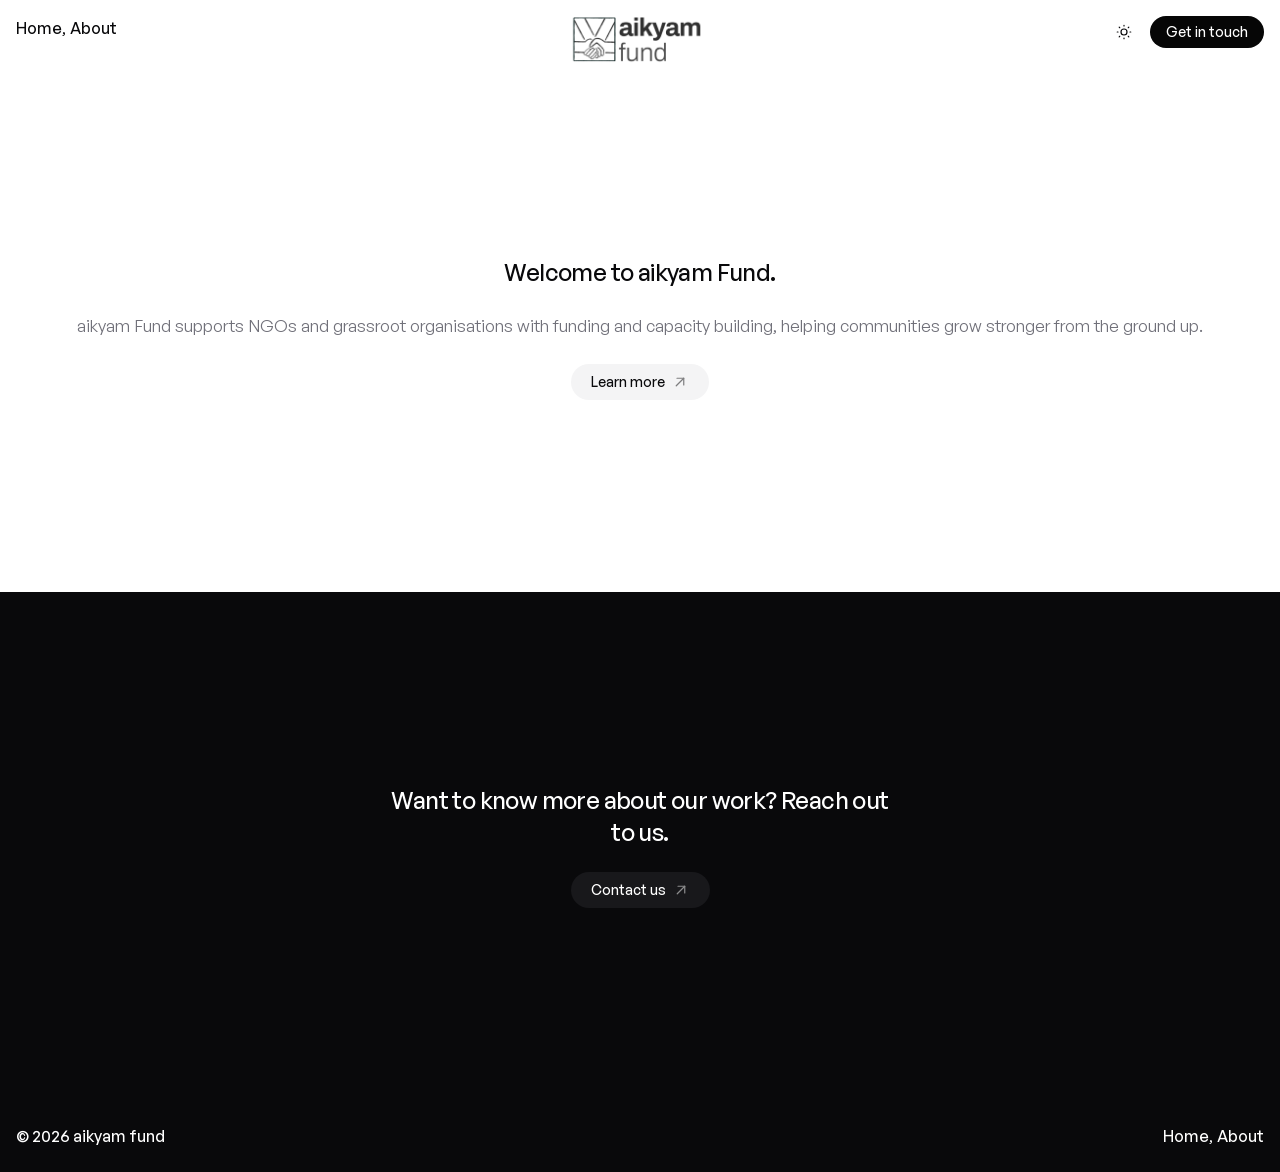
<file: index.html>
<!DOCTYPE html>
<html lang="en" data-theme="Light" data-font="General Sans">
<head>
    <meta charset="utf-8">
    <meta name="viewport" content="width=device-width, initial-scale=1.0">
    <title>aikyam fund</title>
    <style>
        @font-face {
            font-family: "General Sans";
            font-style: normal;
            font-weight: 300 700;
            font-display: swap;
            src: url(assets/fonts/general-sans.woff2) format("woff2");
        }
    </style>
    <link rel="stylesheet" type="text/css" href="assets/built/style.css">
    <script>
        try {
            if (localStorage.darkMode === "true" || (!("darkMode" in localStorage) && window.matchMedia("(prefers-color-scheme: dark)").matches)) {
                document.documentElement.classList.add("dark");
            }
        } catch (_) {}
    </script>
    <meta name="description" content="aikyam Fund supports NGOs and grassroot people with funding and capacity building.">
    <link rel="icon" href="assets/images/favicon.png" type="image/png">
    <meta property="og:site_name" content="aikyam fund">
    <meta property="og:type" content="website">
    <meta property="og:title" content="aikyam fund">
    <meta property="og:description" content="aikyam Fund supports NGOs and grassroot people with funding and capacity building.">
    <meta name="twitter:card" content="summary">
    <meta name="twitter:title" content="aikyam fund">
    <meta name="twitter:description" content="aikyam Fund supports NGOs and grassroot people with funding and capacity building.">
    <style>:root {--ghost-accent-color: #060606;}</style>
</head>
<body class="bg-primary font-body text-text font-weight-body">
    <div class="viewport">

        <!-- Navbar -->
        <header class="navbar relative bg-primary pt-4 z-40">
            <a class="skip-link" href="#main">Skip to content</a>
            <div class="container">
                <div class="grid items-start gap-x-6 w-full lg:grid-cols-[1fr_auto_1fr]">

                    <!-- Desktop nav -->
                    <nav class="justify-self-start flex w-full not-lg:hidden" aria-label="Main navigation">
                        <ul class="flex gap-x-1 li:not-last:not-submenu:after:content-[','] a:not-submenu:font-variable a:text-decoration">
                            <li><a href="index.html" aria-current="page">Home</a></li>
                            <li><a href="about/index.html">About</a></li>
                        </ul>
                    </nav>

                    <!-- Logo + mobile controls -->
                    <div class="justify-self-center grid-cols-[1fr_auto_1fr] items-center gap-x-4 w-full not-lg:grid">
                        <div class="justify-self-start lg:hidden">
                            <button class="icon-base var-secondary" aria-label="Menu" data-menu-toggle>
                                <svg xmlns="http://www.w3.org/2000/svg" width="24" height="24" viewBox="0 0 24 24" fill="none" stroke="currentColor" stroke-width="1.6" stroke-linecap="round" stroke-linejoin="round"><path stroke="none" d="M0 0h24v24H0z" fill="none"/><path d="M4 8l16 0" /><path d="M4 16l16 0" /></svg>
                            </button>
                        </div>
                        <div class="justify-self-center">
                            <a class="group flex h-logo text-center" href="index.html">
                                <img class="block w-auto h-full transition-opacity group-hover:opacity-80" src="assets/images/logo.png" width="92" height="48" alt="aikyam fund" fetchpriority="high" loading="eager">
                            </a>
                        </div>
                        <div class="justify-self-end flex items-center gap-x-2.5 lg:hidden">
                            <button class="icon-base var-current lg:icon-sm not-lg:hidden" aria-label="Dark Mode" data-theme-toggle>
                                <div class="transition-opacity will-change-[opacity] duration-300 dark:opacity-0">
                                    <svg xmlns="http://www.w3.org/2000/svg" width="24" height="24" viewBox="0 0 24 24" fill="none" stroke="currentColor" stroke-width="1.6" stroke-linecap="round" stroke-linejoin="round"><path stroke="none" d="M0 0h24v24H0z" fill="none"/><path d="M12 12m-4 0a4 4 0 1 0 8 0a4 4 0 1 0 -8 0" /><path d="M3 12h1m8 -9v1m8 8h1m-9 8v1m-6.4 -15.4l.7 .7m12.1 -.7l-.7 .7m0 11.4l.7 .7m-12.1 -.7l-.7 .7" /></svg>
                                </div>
                                <div class="absolute opacity-0 transition-opacity duration-300 will-change-[opacity] dark:opacity-100">
                                    <svg xmlns="http://www.w3.org/2000/svg" width="24" height="24" viewBox="0 0 24 24" fill="none" stroke="currentColor" stroke-width="1.6" stroke-linecap="round" stroke-linejoin="round"><path stroke="none" d="M0 0h24v24H0z" fill="none"/><path d="M12 3c.132 0 .263 0 .393 0a7.5 7.5 0 0 0 7.92 12.446a9 9 0 1 1 -8.313 -12.454z" /><path d="M17 4a2 2 0 0 0 2 2a2 2 0 0 0 -2 2a2 2 0 0 0 -2 -2a2 2 0 0 0 2 -2" /><path d="M19 11h2m-1 -1v2" /></svg>
                                </div>
                            </button>
                        </div>
                    </div>

                    <!-- Desktop right controls -->
                    <div class="justify-self-end flex items-center gap-x-2.5 not-lg:hidden">
                        <button class="icon-base var-current lg:icon-sm not-lg:hidden" aria-label="Dark Mode" data-theme-toggle>
                            <div class="transition-opacity will-change-[opacity] duration-300 dark:opacity-0">
                                <svg xmlns="http://www.w3.org/2000/svg" width="24" height="24" viewBox="0 0 24 24" fill="none" stroke="currentColor" stroke-width="1.6" stroke-linecap="round" stroke-linejoin="round"><path stroke="none" d="M0 0h24v24H0z" fill="none"/><path d="M12 12m-4 0a4 4 0 1 0 8 0a4 4 0 1 0 -8 0" /><path d="M3 12h1m8 -9v1m8 8h1m-9 8v1m-6.4 -15.4l.7 .7m12.1 -.7l-.7 .7m0 11.4l.7 .7m-12.1 -.7l-.7 .7" /></svg>
                            </div>
                            <div class="absolute opacity-0 transition-opacity duration-300 will-change-[opacity] dark:opacity-100">
                                <svg xmlns="http://www.w3.org/2000/svg" width="24" height="24" viewBox="0 0 24 24" fill="none" stroke="currentColor" stroke-width="1.6" stroke-linecap="round" stroke-linejoin="round"><path stroke="none" d="M0 0h24v24H0z" fill="none"/><path d="M12 3c.132 0 .263 0 .393 0a7.5 7.5 0 0 0 7.92 12.446a9 9 0 1 1 -8.313 -12.454z" /><path d="M17 4a2 2 0 0 0 2 2a2 2 0 0 0 -2 2a2 2 0 0 0 -2 -2a2 2 0 0 0 2 -2" /><path d="M19 11h2m-1 -1v2" /></svg>
                            </div>
                        </button>
                        <a class="btn-sm var-primary" href="mailto:shemeer@aikyamhq.com">
                            Get in touch
                        </a>
                    </div>

                </div>
            </div>
        </header>

        <!-- Main content -->
        <main class="space-y-28 py-28 sm:space-y-36 sm:py-36 lg:space-y-48 lg:py-48" id="main">
            <div>
                <div class="container">
                    <div class="max-w-sm mx-auto space-y-6 text-center">
                        <h1 class="heading-2xl a:link">
                            Welcome to aikyam Fund.
                        </h1>
                        <p class="text-meta" style="font-size: 1.05rem; line-height: 1.65;">
                            aikyam Fund supports NGOs and grassroot organisations with funding and capacity building, helping communities grow stronger from the ground up.
                        </p>
                        <a class="btn-base var-secondary" href="about/index.html">
                            <span>Learn more</span>
                            <span class="text-lg opacity-50">
                                <svg xmlns="http://www.w3.org/2000/svg" width="24" height="24" viewBox="0 0 24 24" fill="none" stroke="currentColor" stroke-width="1.6" stroke-linecap="round" stroke-linejoin="round"><path stroke="none" d="M0 0h24v24H0z" fill="none"/><path d="M17 7l-10 10" /><path d="M8 7l9 0l0 9" /></svg>
                            </span>
                        </a>
                    </div>
                </div>
            </div>
        </main>

        <!-- Footer -->
        <footer class="footer bg-footer-primary text-footer-text">
            <div class="container">
                <div class="py-28 sm:py-36 lg:py-48">
                    <div class="max-w-xs mx-auto space-y-6 text-center sm:max-w-lg">
                        <h2 class="heading-2xl text-footer-heading a:link a:text-current">
                            Want to know more about our work? Reach out to us.
                        </h2>
                        <a class="btn-base var-footer" href="mailto:shemeer@aikyamhq.com">
                            <span>Contact us</span>
                            <span class="text-lg opacity-50">
                                <svg xmlns="http://www.w3.org/2000/svg" width="24" height="24" viewBox="0 0 24 24" fill="none" stroke="currentColor" stroke-width="1.6" stroke-linecap="round" stroke-linejoin="round"><path stroke="none" d="M0 0h24v24H0z" fill="none"/><path d="M17 7l-10 10" /><path d="M8 7l9 0l0 9" /></svg>
                            </span>
                        </a>
                    </div>
                </div>
                <div class="flex flex-col-reverse justify-between gap-y-4 gap-x-6 py-6 not-sm:text-center sm:flex-row">
                    <p class="font-variable a:text-decoration">
                        &copy; 2026 <a href="index.html">aikyam fund</a>
                    </p>
                    <ul class="flex justify-center flex-wrap gap-1 li:not-last:after:content-[','] a:font-variable a:text-decoration" aria-label="Footer navigation">
                        <li><a href="index.html">Home</a></li>
                        <li><a href="about/index.html">About</a></li>
                    </ul>
                </div>
            </div>
        </footer>

        <!-- Mobile menu overlay -->
        <div class="group fixed inset-0 z-50 bg-linear-to-br from-overlay/20 to-overlay/10 backdrop-blur-2xs invisible opacity-0 transition-[visibility,opacity] duration-300 not-lg:aria-expanded:visible not-lg:aria-expanded:opacity-100" aria-expanded="false" data-mobile-menu>
            <div class="flex flex-col size-full bg-primary overflow-hidden" data-mobile-sidebar>
                <div class="navbar grid grid-cols-[1fr_auto_1fr] items-center gap-x-4 p-4 pb-0">
                    <div class="justify-self-start">
                        <button class="icon-base var-secondary" aria-label="Close" data-menu-toggle>
                            <svg xmlns="http://www.w3.org/2000/svg" width="24" height="24" viewBox="0 0 24 24" fill="none" stroke="currentColor" stroke-width="1.6" stroke-linecap="round" stroke-linejoin="round"><path stroke="none" d="M0 0h24v24H0z" fill="none"/><path d="M18 6l-12 12" /><path d="M6 6l12 12" /></svg>
                        </button>
                    </div>
                    <div class="justify-self-center">
                        <a class="group flex h-logo text-center" href="index.html">
                            <img class="block w-auto h-full transition-opacity group-hover:opacity-80" src="assets/images/logo.png" width="92" height="48" alt="aikyam fund" loading="lazy">
                        </a>
                    </div>
                    <div class="justify-self-end flex items-center gap-x-2.5">
                        <button class="icon-base var-current lg:icon-sm" aria-label="Dark Mode" data-theme-toggle>
                            <div class="transition-opacity will-change-[opacity] duration-300 dark:opacity-0">
                                <svg xmlns="http://www.w3.org/2000/svg" width="24" height="24" viewBox="0 0 24 24" fill="none" stroke="currentColor" stroke-width="1.6" stroke-linecap="round" stroke-linejoin="round"><path stroke="none" d="M0 0h24v24H0z" fill="none"/><path d="M12 12m-4 0a4 4 0 1 0 8 0a4 4 0 1 0 -8 0" /><path d="M3 12h1m8 -9v1m8 8h1m-9 8v1m-6.4 -15.4l.7 .7m12.1 -.7l-.7 .7m0 11.4l.7 .7m-12.1 -.7l-.7 .7" /></svg>
                            </div>
                            <div class="absolute opacity-0 transition-opacity duration-300 will-change-[opacity] dark:opacity-100">
                                <svg xmlns="http://www.w3.org/2000/svg" width="24" height="24" viewBox="0 0 24 24" fill="none" stroke="currentColor" stroke-width="1.6" stroke-linecap="round" stroke-linejoin="round"><path stroke="none" d="M0 0h24v24H0z" fill="none"/><path d="M12 3c.132 0 .263 0 .393 0a7.5 7.5 0 0 0 7.92 12.446a9 9 0 1 1 -8.313 -12.454z" /><path d="M17 4a2 2 0 0 0 2 2a2 2 0 0 0 -2 2a2 2 0 0 0 -2 -2a2 2 0 0 0 2 -2" /><path d="M19 11h2m-1 -1v2" /></svg>
                            </div>
                        </button>
                    </div>
                </div>
                <div class="flex-1 flex flex-col gap-y-4 p-4 overflow-hidden">
                    <div class="flex-1 overflow-hidden group-aria-expanded:animate-fade-in-up">
                        <div class="relative flex flex-col justify-center h-full overflow-hidden">
                            <div class="absolute top-0 inset-x-0 h-6 bg-linear-to-b from-primary to-transparent pointer-events-none"></div>
                            <nav class="max-h-full overflow-hidden overflow-y-auto py-4" aria-label="Menu">
                                <ul class="heading-lg text-current text-center space-y-2.5">
                                    <li><a class="text-decoration" href="index.html">Home</a></li>
                                    <li><a class="text-decoration" href="about/index.html">About</a></li>
                                </ul>
                            </nav>
                            <div class="absolute bottom-0 inset-x-0 h-6 bg-linear-to-t from-primary to-transparent pointer-events-none"></div>
                        </div>
                    </div>
                    <a class="btn-lg var-primary w-full" href="mailto:shemeer@aikyamhq.com">
                        <span>Contact us</span>
                        <span class="text-lg opacity-50">
                            <svg xmlns="http://www.w3.org/2000/svg" width="24" height="24" viewBox="0 0 24 24" fill="none" stroke="currentColor" stroke-width="1.6" stroke-linecap="round" stroke-linejoin="round"><path stroke="none" d="M0 0h24v24H0z" fill="none"/><path d="M17 7l-10 10" /><path d="M8 7l9 0l0 9" /></svg>
                        </span>
                    </a>
                </div>
            </div>
        </div>

    </div>

    <script>
        // Dark mode toggle
        document.querySelectorAll('[data-theme-toggle]').forEach(function(btn) {
            btn.addEventListener('click', function() {
                var isDark = document.documentElement.classList.toggle('dark');
                try { localStorage.darkMode = isDark; } catch (_) {}
            });
        });

        // Mobile menu toggle
        document.querySelectorAll('[data-menu-toggle]').forEach(function(btn) {
            btn.addEventListener('click', function() {
                var menu = document.querySelector('[data-mobile-menu]');
                if (menu) {
                    var isExpanded = menu.getAttribute('aria-expanded') === 'true';
                    menu.setAttribute('aria-expanded', String(!isExpanded));
                }
            });
        });
    </script>
</body>
</html>
</file>
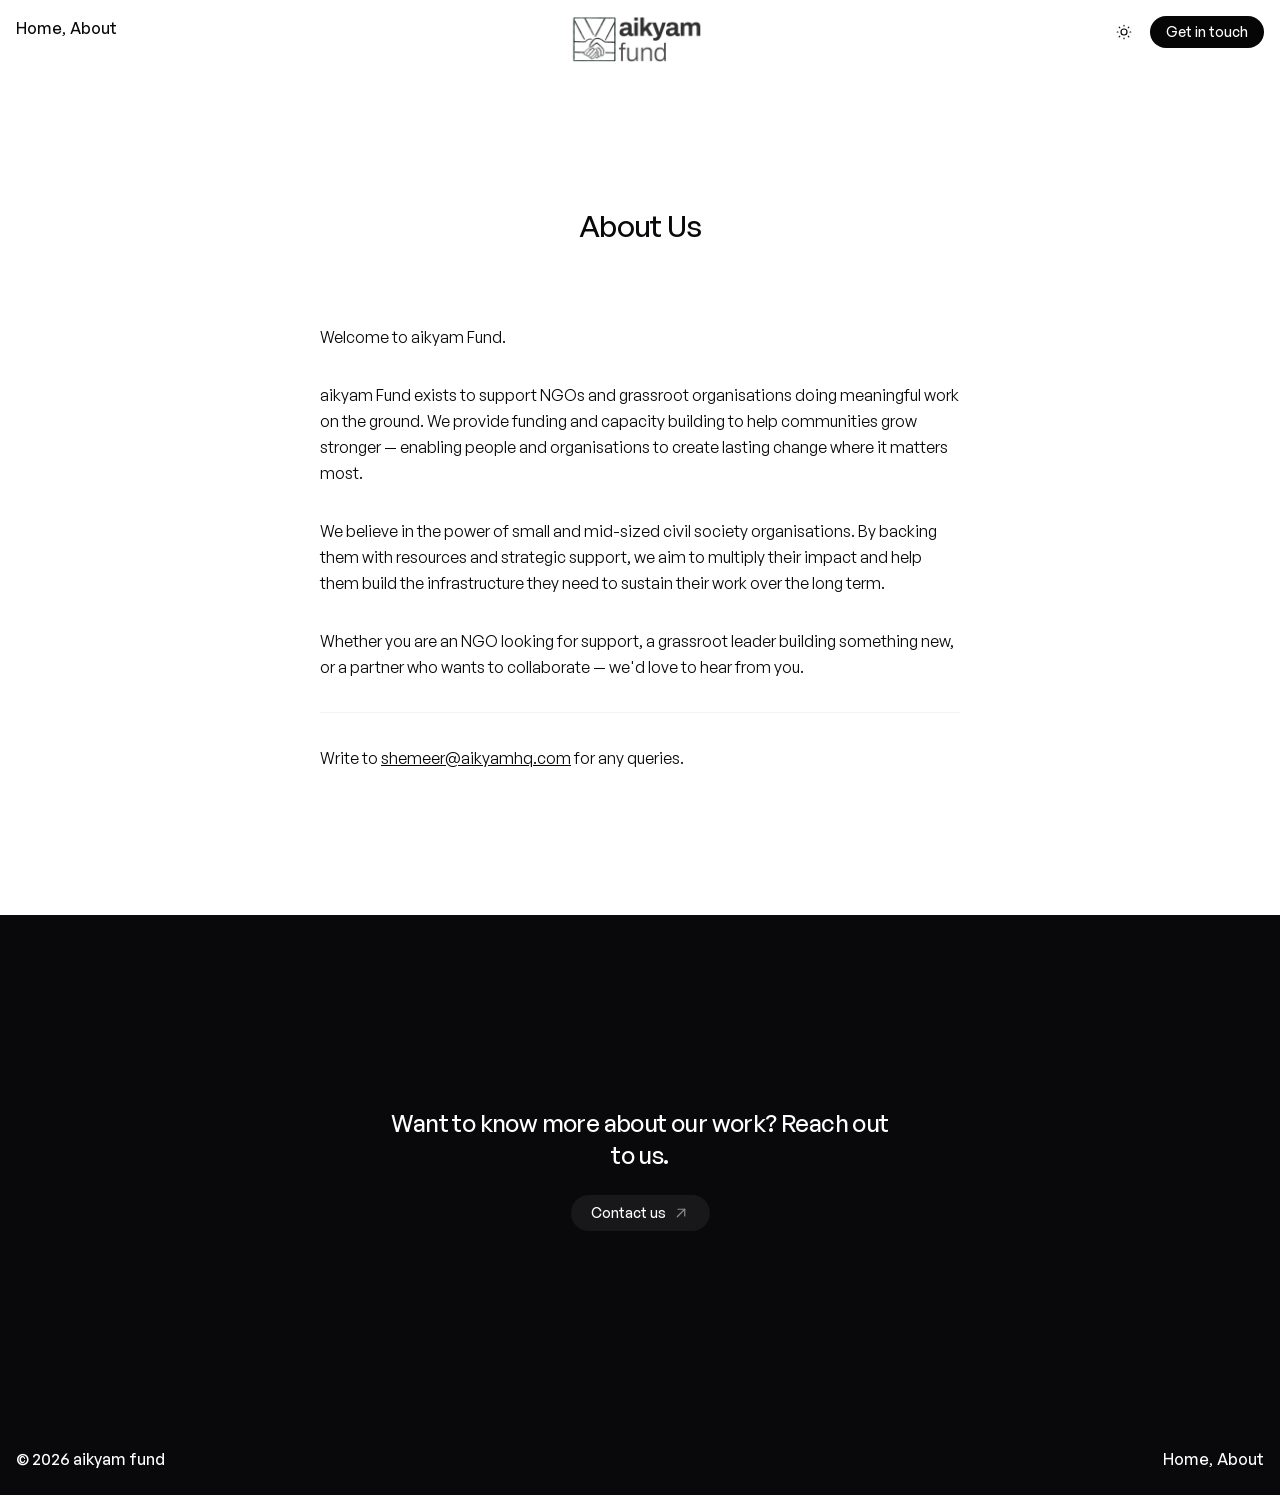
<file: about/index.html>
<!DOCTYPE html>
<html lang="en" data-theme="Light" data-font="General Sans">
<head>
    <meta charset="utf-8">
    <meta name="viewport" content="width=device-width, initial-scale=1.0">
    <title>About Us – aikyam fund</title>
    <style>
        @font-face {
            font-family: "General Sans";
            font-style: normal;
            font-weight: 300 700;
            font-display: swap;
            src: url(../assets/fonts/general-sans.woff2) format("woff2");
        }
    </style>
    <link rel="stylesheet" type="text/css" href="../assets/built/style.css">
    <script>
        try {
            if (localStorage.darkMode === "true" || (!("darkMode" in localStorage) && window.matchMedia("(prefers-color-scheme: dark)").matches)) {
                document.documentElement.classList.add("dark");
            }
        } catch (_) {}
    </script>
    <meta name="description" content="aikyam Fund supports NGOs and grassroot people with funding and capacity building.">
    <link rel="icon" href="../assets/images/favicon.png" type="image/png">
    <meta property="og:site_name" content="aikyam fund">
    <meta property="og:type" content="website">
    <meta property="og:title" content="About Us – aikyam fund">
    <meta property="og:description" content="aikyam Fund supports NGOs and grassroot people with funding and capacity building.">
    <meta name="twitter:card" content="summary">
    <meta name="twitter:title" content="About Us – aikyam fund">
    <meta name="twitter:description" content="aikyam Fund supports NGOs and grassroot people with funding and capacity building.">
    <style>:root {--ghost-accent-color: #060606;}</style>
</head>
<body class="bg-primary font-body text-text font-weight-body">
    <div class="viewport">

        <!-- Navbar -->
        <header class="navbar relative bg-primary pt-4 z-40">
            <a class="skip-link" href="#main">Skip to content</a>
            <div class="container">
                <div class="grid items-start gap-x-6 w-full lg:grid-cols-[1fr_auto_1fr]">

                    <!-- Desktop nav -->
                    <nav class="justify-self-start flex w-full not-lg:hidden" aria-label="Main navigation">
                        <ul class="flex gap-x-1 li:not-last:not-submenu:after:content-[','] a:not-submenu:font-variable a:text-decoration">
                            <li><a href="../index.html">Home</a></li>
                            <li><a href="index.html" aria-current="page">About</a></li>
                        </ul>
                    </nav>

                    <!-- Logo + mobile controls -->
                    <div class="justify-self-center grid-cols-[1fr_auto_1fr] items-center gap-x-4 w-full not-lg:grid">
                        <div class="justify-self-start lg:hidden">
                            <button class="icon-base var-secondary" aria-label="Menu" data-menu-toggle>
                                <svg xmlns="http://www.w3.org/2000/svg" width="24" height="24" viewBox="0 0 24 24" fill="none" stroke="currentColor" stroke-width="1.6" stroke-linecap="round" stroke-linejoin="round"><path stroke="none" d="M0 0h24v24H0z" fill="none"/><path d="M4 8l16 0" /><path d="M4 16l16 0" /></svg>
                            </button>
                        </div>
                        <div class="justify-self-center">
                            <a class="group flex h-logo text-center" href="../index.html">
                                <img class="block w-auto h-full transition-opacity group-hover:opacity-80" src="../assets/images/logo.png" width="92" height="48" alt="aikyam fund" fetchpriority="high" loading="eager">
                            </a>
                        </div>
                        <div class="justify-self-end flex items-center gap-x-2.5 lg:hidden">
                            <button class="icon-base var-current lg:icon-sm not-lg:hidden" aria-label="Dark Mode" data-theme-toggle>
                                <div class="transition-opacity will-change-[opacity] duration-300 dark:opacity-0">
                                    <svg xmlns="http://www.w3.org/2000/svg" width="24" height="24" viewBox="0 0 24 24" fill="none" stroke="currentColor" stroke-width="1.6" stroke-linecap="round" stroke-linejoin="round"><path stroke="none" d="M0 0h24v24H0z" fill="none"/><path d="M12 12m-4 0a4 4 0 1 0 8 0a4 4 0 1 0 -8 0" /><path d="M3 12h1m8 -9v1m8 8h1m-9 8v1m-6.4 -15.4l.7 .7m12.1 -.7l-.7 .7m0 11.4l.7 .7m-12.1 -.7l-.7 .7" /></svg>
                                </div>
                                <div class="absolute opacity-0 transition-opacity duration-300 will-change-[opacity] dark:opacity-100">
                                    <svg xmlns="http://www.w3.org/2000/svg" width="24" height="24" viewBox="0 0 24 24" fill="none" stroke="currentColor" stroke-width="1.6" stroke-linecap="round" stroke-linejoin="round"><path stroke="none" d="M0 0h24v24H0z" fill="none"/><path d="M12 3c.132 0 .263 0 .393 0a7.5 7.5 0 0 0 7.92 12.446a9 9 0 1 1 -8.313 -12.454z" /><path d="M17 4a2 2 0 0 0 2 2a2 2 0 0 0 -2 2a2 2 0 0 0 -2 -2a2 2 0 0 0 2 -2" /><path d="M19 11h2m-1 -1v2" /></svg>
                                </div>
                            </button>
                        </div>
                    </div>

                    <!-- Desktop right controls -->
                    <div class="justify-self-end flex items-center gap-x-2.5 not-lg:hidden">
                        <button class="icon-base var-current lg:icon-sm not-lg:hidden" aria-label="Dark Mode" data-theme-toggle>
                            <div class="transition-opacity will-change-[opacity] duration-300 dark:opacity-0">
                                <svg xmlns="http://www.w3.org/2000/svg" width="24" height="24" viewBox="0 0 24 24" fill="none" stroke="currentColor" stroke-width="1.6" stroke-linecap="round" stroke-linejoin="round"><path stroke="none" d="M0 0h24v24H0z" fill="none"/><path d="M12 12m-4 0a4 4 0 1 0 8 0a4 4 0 1 0 -8 0" /><path d="M3 12h1m8 -9v1m8 8h1m-9 8v1m-6.4 -15.4l.7 .7m12.1 -.7l-.7 .7m0 11.4l.7 .7m-12.1 -.7l-.7 .7" /></svg>
                            </div>
                            <div class="absolute opacity-0 transition-opacity duration-300 will-change-[opacity] dark:opacity-100">
                                <svg xmlns="http://www.w3.org/2000/svg" width="24" height="24" viewBox="0 0 24 24" fill="none" stroke="currentColor" stroke-width="1.6" stroke-linecap="round" stroke-linejoin="round"><path stroke="none" d="M0 0h24v24H0z" fill="none"/><path d="M12 3c.132 0 .263 0 .393 0a7.5 7.5 0 0 0 7.92 12.446a9 9 0 1 1 -8.313 -12.454z" /><path d="M17 4a2 2 0 0 0 2 2a2 2 0 0 0 -2 2a2 2 0 0 0 -2 -2a2 2 0 0 0 2 -2" /><path d="M19 11h2m-1 -1v2" /></svg>
                            </div>
                        </button>
                        <a class="btn-sm var-primary" href="mailto:shemeer@aikyamhq.com">
                            Get in touch
                        </a>
                    </div>

                </div>
            </div>
        </header>

        <!-- Main content -->
        <main class="py-20 sm:py-28 lg:py-36" id="main">
            <article class="space-y-12 sm:space-y-20">
                <header class="space-y-12 sm:space-y-20">
                    <div class="canvas">
                        <div class="space-y-2.5 text-center">
                            <h1 class="heading-3xl">About Us</h1>
                        </div>
                    </div>
                </header>
                <div class="canvas prose">
                    <p>Welcome to aikyam Fund.</p>
                    <p>aikyam Fund exists to support NGOs and grassroot organisations doing meaningful work on the ground. We provide funding and capacity building to help communities grow stronger — enabling people and organisations to create lasting change where it matters most.</p>
                    <p>We believe in the power of small and mid-sized civil society organisations. By backing them with resources and strategic support, we aim to multiply their impact and help them build the infrastructure they need to sustain their work over the long term.</p>
                    <p>Whether you are an NGO looking for support, a grassroot leader building something new, or a partner who wants to collaborate — we'd love to hear from you.</p>
                    <hr>
                    <p>Write to <a href="mailto:shemeer@aikyamhq.com" rel="noreferrer">shemeer@aikyamhq.com</a> for any queries.</p>
                </div>
            </article>
        </main>

        <!-- Footer -->
        <footer class="footer bg-footer-primary text-footer-text">
            <div class="container">
                <div class="py-28 sm:py-36 lg:py-48">
                    <div class="max-w-xs mx-auto space-y-6 text-center sm:max-w-lg">
                        <h2 class="heading-2xl text-footer-heading a:link a:text-current">
                            Want to know more about our work? Reach out to us.
                        </h2>
                        <a class="btn-base var-footer" href="mailto:shemeer@aikyamhq.com">
                            <span>Contact us</span>
                            <span class="text-lg opacity-50">
                                <svg xmlns="http://www.w3.org/2000/svg" width="24" height="24" viewBox="0 0 24 24" fill="none" stroke="currentColor" stroke-width="1.6" stroke-linecap="round" stroke-linejoin="round"><path stroke="none" d="M0 0h24v24H0z" fill="none"/><path d="M17 7l-10 10" /><path d="M8 7l9 0l0 9" /></svg>
                            </span>
                        </a>
                    </div>
                </div>
                <div class="flex flex-col-reverse justify-between gap-y-4 gap-x-6 py-6 not-sm:text-center sm:flex-row">
                    <p class="font-variable a:text-decoration">
                        &copy; 2026 <a href="../index.html">aikyam fund</a>
                    </p>
                    <ul class="flex justify-center flex-wrap gap-1 li:not-last:after:content-[','] a:font-variable a:text-decoration" aria-label="Footer navigation">
                        <li><a href="../index.html">Home</a></li>
                        <li><a href="index.html">About</a></li>
                    </ul>
                </div>
            </div>
        </footer>

        <!-- Mobile menu overlay -->
        <div class="group fixed inset-0 z-50 bg-linear-to-br from-overlay/20 to-overlay/10 backdrop-blur-2xs invisible opacity-0 transition-[visibility,opacity] duration-300 not-lg:aria-expanded:visible not-lg:aria-expanded:opacity-100" aria-expanded="false" data-mobile-menu>
            <div class="flex flex-col size-full bg-primary overflow-hidden" data-mobile-sidebar>
                <div class="navbar grid grid-cols-[1fr_auto_1fr] items-center gap-x-4 p-4 pb-0">
                    <div class="justify-self-start">
                        <button class="icon-base var-secondary" aria-label="Close" data-menu-toggle>
                            <svg xmlns="http://www.w3.org/2000/svg" width="24" height="24" viewBox="0 0 24 24" fill="none" stroke="currentColor" stroke-width="1.6" stroke-linecap="round" stroke-linejoin="round"><path stroke="none" d="M0 0h24v24H0z" fill="none"/><path d="M18 6l-12 12" /><path d="M6 6l12 12" /></svg>
                        </button>
                    </div>
                    <div class="justify-self-center">
                        <a class="group flex h-logo text-center" href="../index.html">
                            <img class="block w-auto h-full transition-opacity group-hover:opacity-80" src="../assets/images/logo.png" width="92" height="48" alt="aikyam fund" loading="lazy">
                        </a>
                    </div>
                    <div class="justify-self-end flex items-center gap-x-2.5">
                        <button class="icon-base var-current lg:icon-sm" aria-label="Dark Mode" data-theme-toggle>
                            <div class="transition-opacity will-change-[opacity] duration-300 dark:opacity-0">
                                <svg xmlns="http://www.w3.org/2000/svg" width="24" height="24" viewBox="0 0 24 24" fill="none" stroke="currentColor" stroke-width="1.6" stroke-linecap="round" stroke-linejoin="round"><path stroke="none" d="M0 0h24v24H0z" fill="none"/><path d="M12 12m-4 0a4 4 0 1 0 8 0a4 4 0 1 0 -8 0" /><path d="M3 12h1m8 -9v1m8 8h1m-9 8v1m-6.4 -15.4l.7 .7m12.1 -.7l-.7 .7m0 11.4l.7 .7m-12.1 -.7l-.7 .7" /></svg>
                            </div>
                            <div class="absolute opacity-0 transition-opacity duration-300 will-change-[opacity] dark:opacity-100">
                                <svg xmlns="http://www.w3.org/2000/svg" width="24" height="24" viewBox="0 0 24 24" fill="none" stroke="currentColor" stroke-width="1.6" stroke-linecap="round" stroke-linejoin="round"><path stroke="none" d="M0 0h24v24H0z" fill="none"/><path d="M12 3c.132 0 .263 0 .393 0a7.5 7.5 0 0 0 7.92 12.446a9 9 0 1 1 -8.313 -12.454z" /><path d="M17 4a2 2 0 0 0 2 2a2 2 0 0 0 -2 2a2 2 0 0 0 -2 -2a2 2 0 0 0 2 -2" /><path d="M19 11h2m-1 -1v2" /></svg>
                            </div>
                        </button>
                    </div>
                </div>
                <div class="flex-1 flex flex-col gap-y-4 p-4 overflow-hidden">
                    <div class="flex-1 overflow-hidden group-aria-expanded:animate-fade-in-up">
                        <div class="relative flex flex-col justify-center h-full overflow-hidden">
                            <div class="absolute top-0 inset-x-0 h-6 bg-linear-to-b from-primary to-transparent pointer-events-none"></div>
                            <nav class="max-h-full overflow-hidden overflow-y-auto py-4" aria-label="Menu">
                                <ul class="heading-lg text-current text-center space-y-2.5">
                                    <li><a class="text-decoration" href="../index.html">Home</a></li>
                                    <li><a class="text-decoration" href="index.html">About</a></li>
                                </ul>
                            </nav>
                            <div class="absolute bottom-0 inset-x-0 h-6 bg-linear-to-t from-primary to-transparent pointer-events-none"></div>
                        </div>
                    </div>
                    <a class="btn-lg var-primary w-full" href="mailto:shemeer@aikyamhq.com">
                        <span>Contact us</span>
                        <span class="text-lg opacity-50">
                            <svg xmlns="http://www.w3.org/2000/svg" width="24" height="24" viewBox="0 0 24 24" fill="none" stroke="currentColor" stroke-width="1.6" stroke-linecap="round" stroke-linejoin="round"><path stroke="none" d="M0 0h24v24H0z" fill="none"/><path d="M17 7l-10 10" /><path d="M8 7l9 0l0 9" /></svg>
                        </span>
                    </a>
                </div>
            </div>
        </div>

    </div>

    <script>
        // Dark mode toggle
        document.querySelectorAll('[data-theme-toggle]').forEach(function(btn) {
            btn.addEventListener('click', function() {
                var isDark = document.documentElement.classList.toggle('dark');
                try { localStorage.darkMode = isDark; } catch (_) {}
            });
        });

        // Mobile menu toggle
        document.querySelectorAll('[data-menu-toggle]').forEach(function(btn) {
            btn.addEventListener('click', function() {
                var menu = document.querySelector('[data-mobile-menu]');
                if (menu) {
                    var isExpanded = menu.getAttribute('aria-expanded') === 'true';
                    menu.setAttribute('aria-expanded', String(!isExpanded));
                }
            });
        });
    </script>
</body>
</html>
</file>
